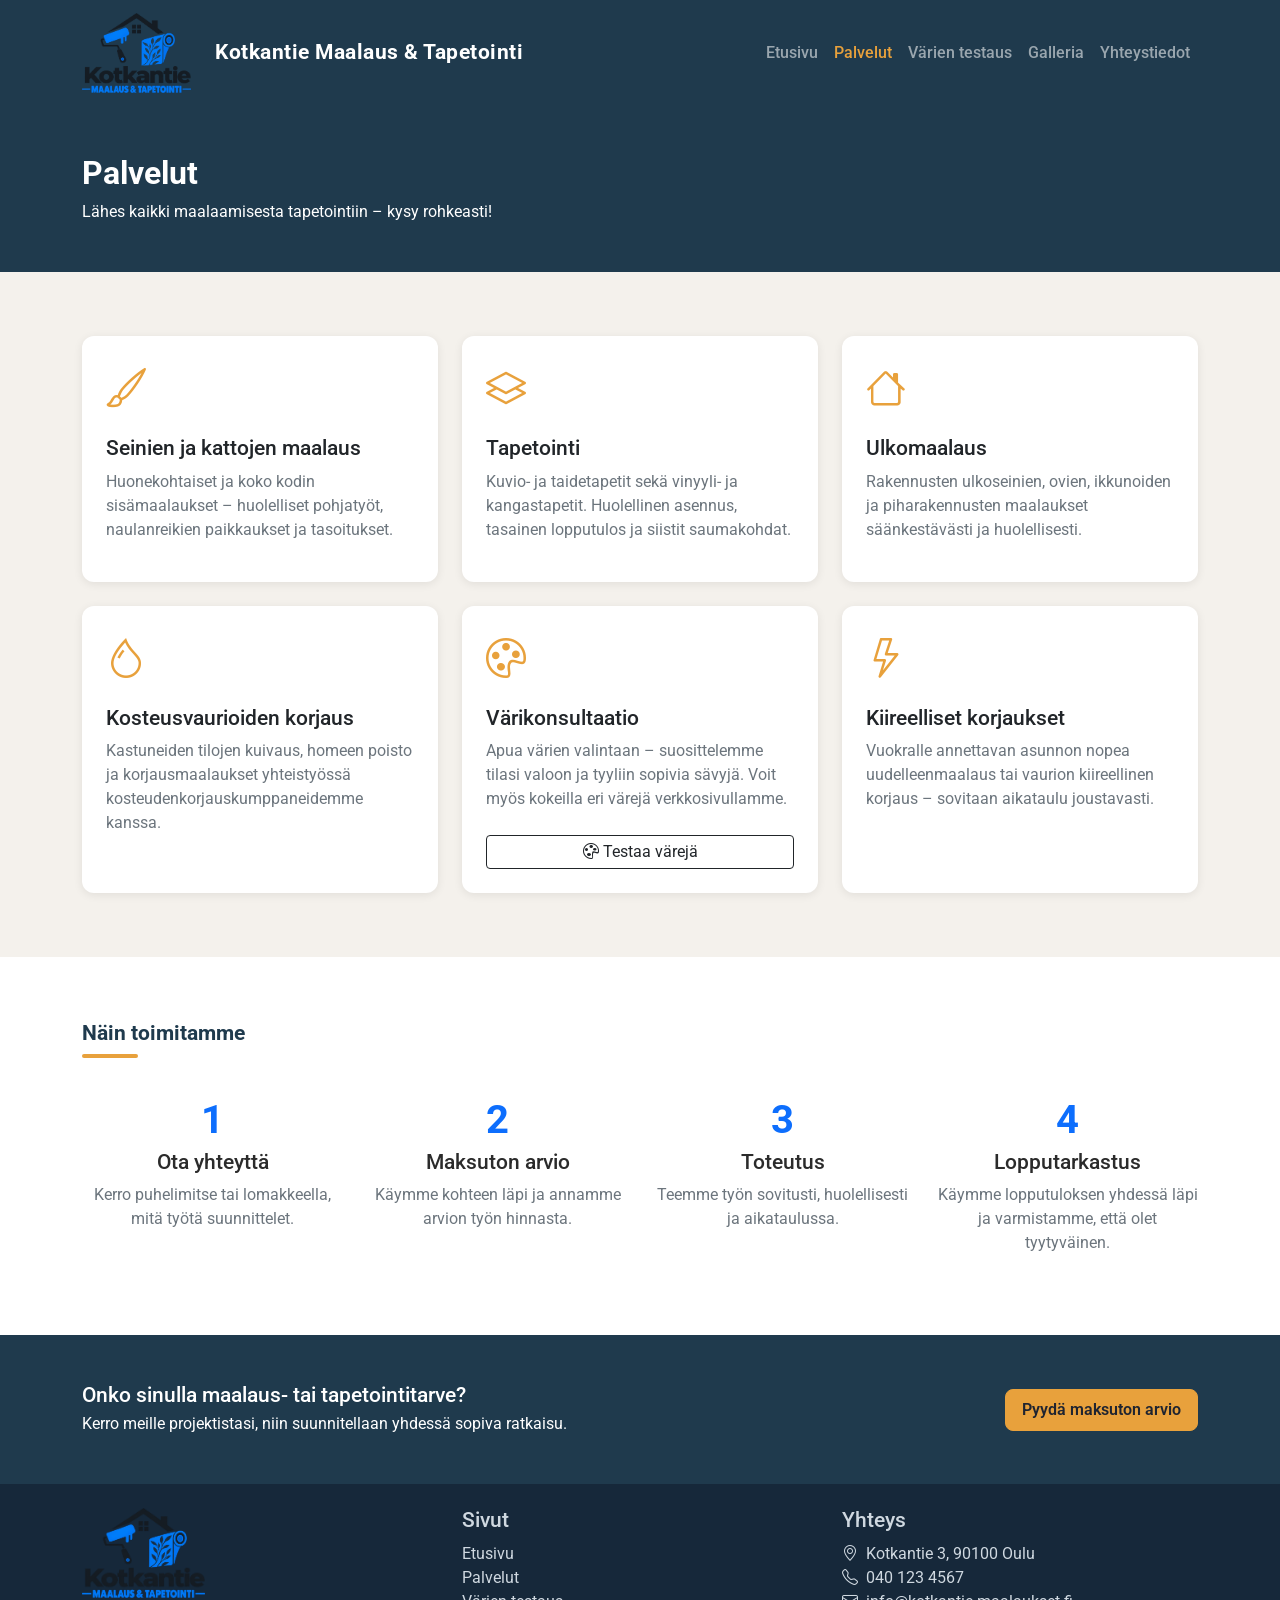
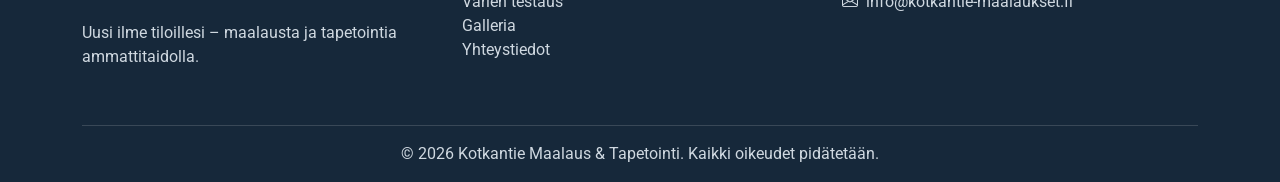
<file: palvelut.html>
<!DOCTYPE html>
<html lang="fi">
<head>
  <meta charset="UTF-8">
  <meta name="viewport" content="width=device-width, initial-scale=1">
  <meta name="description" content="Seinien ja kattojen maalaus, tapetointi, ulkomaalaus, kosteusvaurioiden korjaus ja värikonsultaatio Oulussa. Katso palvelut ja pyydä maksuton arvio.">
  <title>Palvelut | Kotkantie Maalaus &amp; Tapetointi</title>
  <link href="https://cdn.jsdelivr.net/npm/bootstrap@5.3.3/dist/css/bootstrap.min.css" rel="stylesheet">
  <link href="https://cdn.jsdelivr.net/npm/bootstrap-icons@1.11.3/font/bootstrap-icons.min.css" rel="stylesheet">
  <link rel="stylesheet" href="css/styles.css">
  <link rel="icon" href="kuvat/favicon.png">
</head>
<body>

<!-- Ylävalikko -->
<nav class="navbar navbar-expand-lg navbar-dark sticky-top" data-bs-theme="dark">
  <div class="container">
  <a class="navbar-brand d-flex align-items-center" href="index.html">
  <img src="kuvat/logo.png" alt="Kotkantie Maalaus &amp; Tapetointi logo" class="logo-kuva me-4">
  Kotkantie Maalaus &amp; Tapetointi
  </a>
    <button class="navbar-toggler" type="button" data-bs-toggle="collapse" data-bs-target="#paaValikko"
            aria-controls="paaValikko" aria-expanded="false" aria-label="Avaa valikko">
      <span class="navbar-toggler-icon"></span>
    </button>
    <div class="collapse navbar-collapse" id="paaValikko">
      <ul class="navbar-nav ms-auto">
        <li class="nav-item"><a class="nav-link" href="index.html">Etusivu</a></li>
        <li class="nav-item"><a class="nav-link active" aria-current="page" href="palvelut.html">Palvelut</a></li>
        <li class="nav-item"><a class="nav-link" href="varientestaus.html">Värien testaus</a></li>
        <li class="nav-item"><a class="nav-link" href="galleria.html">Galleria</a></li>
        <li class="nav-item"><a class="nav-link" href="yhteystiedot.html">Yhteystiedot</a></li>
      </ul>
    </div>
  </div>
</nav>

<main>
  <!-- Sivun otsikko -->
  <header class="sivun-otsikko">
    <div class="container">
      <h1 class="display-5 fw-bold">Palvelut</h1>
      <p class="mb-0">Lähes kaikki maalaamisesta tapetointiin – kysy rohkeasti!</p>
    </div>
  </header>

  <!-- Palvelukortit -->
  <section class="osio">
    <div class="container">
      <div class="row g-4">
        <div class="col-md-6 col-lg-4">
          <div class="card kortti-palvelu h-100 p-4">
            <i class="bi bi-brush kortti-palvelu-kuvake"></i>
            <h5 class="mt-3">Seinien ja kattojen maalaus</h5>
            <p class="text-secondary">
			Huonekohtaiset ja koko kodin sisämaalaukset – huolelliset pohjatyöt, naulanreikien paikkaukset ja tasoitukset.
            </p>
          </div>
        </div>
        <div class="col-md-6 col-lg-4">
          <div class="card kortti-palvelu h-100 p-4">
            <i class="bi bi-layers kortti-palvelu-kuvake"></i>
            <h5 class="mt-3">Tapetointi</h5>
            <p class="text-secondary">
			Kuvio- ja taidetapetit sekä vinyyli- ja kangastapetit. Huolellinen asennus, tasainen lopputulos ja siistit saumakohdat.
            </p>
          </div>
        </div>
        <div class="col-md-6 col-lg-4">
          <div class="card kortti-palvelu h-100 p-4">
            <i class="bi bi-house kortti-palvelu-kuvake"></i>
            <h5 class="mt-3">Ulkomaalaus</h5>
            <p class="text-secondary">
			Rakennusten ulkoseinien, ovien, ikkunoiden ja piharakennusten maalaukset säänkestävästi ja huolellisesti.
            </p>
          </div>
        </div>
        <div class="col-md-6 col-lg-4">
          <div class="card kortti-palvelu h-100 p-4">
            <i class="bi bi-droplet kortti-palvelu-kuvake"></i>
            <h5 class="mt-3">Kosteusvaurioiden korjaus</h5>
            <p class="text-secondary">
			Kastuneiden tilojen kuivaus, homeen poisto ja korjausmaalaukset yhteistyössä kosteudenkorjauskumppaneidemme kanssa.
            </p>
          </div>
        </div>
        <div class="col-md-6 col-lg-4">
          <div class="card kortti-palvelu h-100 p-4">
            <i class="bi bi-palette kortti-palvelu-kuvake"></i>
            <h5 class="mt-3">Värikonsultaatio</h5>
            <p class="text-secondary">
			Apua värien valintaan – suosittelemme tilasi valoon ja tyyliin sopivia sävyjä. Voit myös kokeilla eri värejä verkkosivullamme.
            </p>
            <a href="varientestaus.html" class="btn btn-outline-dark btn-sm mt-2">
              <i class="bi bi-palette me-1"></i>Testaa värejä
            </a>
          </div>
        </div>
        <div class="col-md-6 col-lg-4">
          <div class="card kortti-palvelu h-100 p-4">
            <i class="bi bi-lightning kortti-palvelu-kuvake"></i>
            <h5 class="mt-3">Kiireelliset korjaukset</h5>
            <p class="text-secondary">
			Vuokralle annettavan asunnon nopea uudelleenmaalaus tai vaurion kiireellinen korjaus – sovitaan aikataulu joustavasti.
            </p>
          </div>
        </div>
      </div>
    </div>
  </section>

<!-- Näin toimitamme -->
<section class="osio" style="background-color:#fff;">
  <div class="container">
    <h2 class="osio-otsikko">Näin toimitamme</h2>
    <div class="row g-4 text-center">
      <div class="col-sm-6 col-lg-3">
        <div class="fs-1 fw-bold text-primary">1</div>
        <h5>Ota yhteyttä</h5>
        <p class="text-secondary small">Kerro puhelimitse tai lomakkeella, mitä työtä suunnittelet.</p>
      </div>
      <div class="col-sm-6 col-lg-3">
        <div class="fs-1 fw-bold text-primary">2</div>
        <h5>Maksuton arvio</h5>
        <p class="text-secondary small">Käymme kohteen läpi ja annamme arvion työn hinnasta.</p>
      </div>
      <div class="col-sm-6 col-lg-3">
        <div class="fs-1 fw-bold text-primary">3</div>
        <h5>Toteutus</h5>
        <p class="text-secondary small">Teemme työn sovitusti, huolellisesti ja aikataulussa.</p>
      </div>
      <div class="col-sm-6 col-lg-3">
        <div class="fs-1 fw-bold text-primary">4</div>
        <h5>Lopputarkastus</h5>
        <p class="text-secondary small">Käymme lopputuloksen yhdessä läpi ja varmistamme, että olet tyytyväinen.</p>
      </div>
    </div>
  </div>
</section>

<!-- Kutsu yhteydenottoon -->
<section class="kutsu-palkki">
  <div class="container d-flex flex-wrap align-items-center justify-content-between gap-3">
    <div>
      <h3 class="mb-1">Onko sinulla maalaus- tai tapetointitarve?</h3>
      <p class="mb-0">Kerro meille projektistasi, niin suunnitellaan yhdessä sopiva ratkaisu.</p>
    </div>
    <a href="yhteystiedot.html" class="btn btn-lg">Pyydä maksuton arvio</a>
  </div>
</section>
</main>

<!-- Alatunniste -->
<footer class="site-footer">
  <div class="container">
    <div class="row py-4">
    <div class="col-md-4 mb-3">
     <a href="index.html" class="d-inline-block mb-3">
        <img src="kuvat/logo.png" alt="Kotkantie Maalaus &amp; Tapetointi" class="logo-footer">
     </a>
      <p class="small">
       Uusi ilme tiloillesi – maalausta ja tapetointia ammattitaidolla.
      </p>
    </div>
      <div class="col-md-4 mb-3">
        <div class="h6">Sivut</div>
        <ul class="list-unstyled small">
          <li><a href="index.html">Etusivu</a></li>
          <li><a href="palvelut.html">Palvelut</a></li>
          <li><a href="varientestaus.html">Värien testaus</a></li>
          <li><a href="galleria.html">Galleria</a></li>
          <li><a href="yhteystiedot.html">Yhteystiedot</a></li>
        </ul>
      </div>
      <div class="col-md-4 mb-3">
        <div class="h6">Yhteys</div>
        <ul class="list-unstyled small">
          <li><i class="bi bi-geo-alt me-2"></i>Kotkantie 3, 90100 Oulu</li>
          <li><i class="bi bi-telephone me-2"></i>040 123 4567</li>
          <li><i class="bi bi-envelope me-2"></i>info@kotkantie-maalaukset.fi</li>
        </ul>
      </div>
    </div>
    <div class="footer-alaosa text-center py-3">
      <span id="vuosi"></span>
    </div>
  </div>
</footer>

<script src="https://code.jquery.com/jquery-3.7.1.min.js"></script>
<script src="https://cdn.jsdelivr.net/npm/bootstrap@5.3.3/dist/js/bootstrap.bundle.min.js"></script>
<script src="js/script.js"></script>
<script src="js/varit.js"></script>
</body>
</html>
</file>
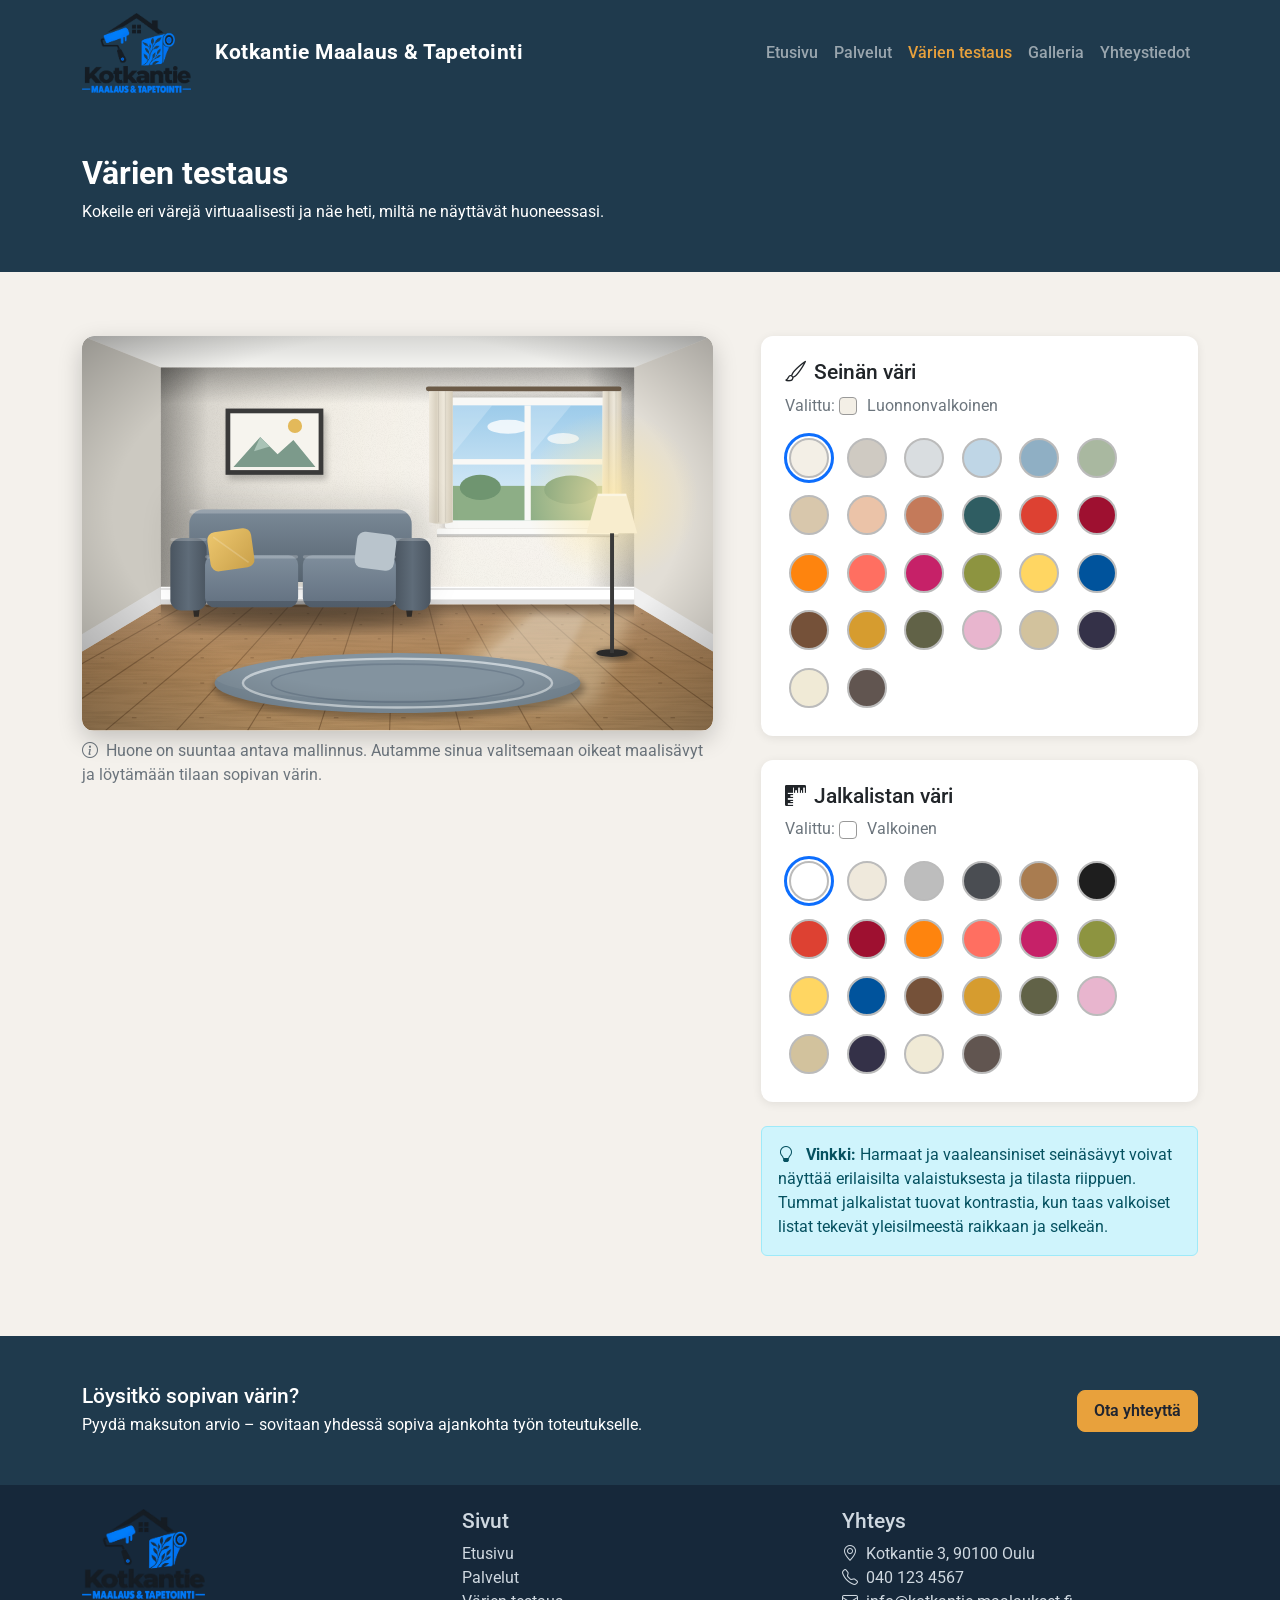
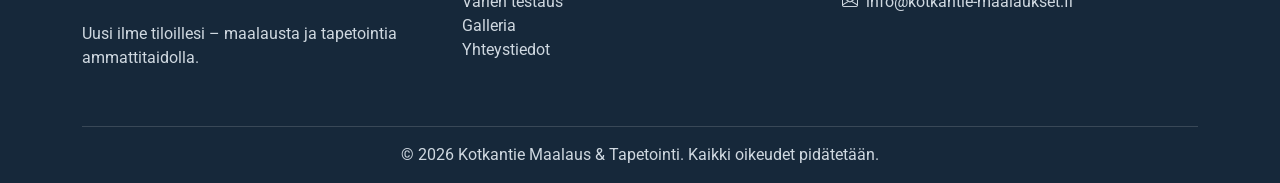
<file: varientestaus.html>
<!DOCTYPE html>
<html lang="fi">
<head>
  <meta charset="UTF-8">
  <meta name="viewport" content="width=device-width, initial-scale=1">
  <meta name="description" content="Kokeile eri seinä- ja jalkalistavärejä virtuaalisessa huoneessa ennen maalausta. Löydä oma sävysi Kotkantie Maalaus &amp; Tapetointi -sivustolla.">
  <title>Värien testaus | Kotkantie Maalaus &amp; Tapetointi</title>
  <link href="https://cdn.jsdelivr.net/npm/bootstrap@5.3.3/dist/css/bootstrap.min.css" rel="stylesheet">
  <link href="https://cdn.jsdelivr.net/npm/bootstrap-icons@1.11.3/font/bootstrap-icons.min.css" rel="stylesheet">
  <link rel="stylesheet" href="css/styles.css">
  <link rel="icon" href="kuvat/favicon.png">
</head>
<body>

<!-- Ylävalikko -->
<nav class="navbar navbar-expand-lg navbar-dark sticky-top" data-bs-theme="dark">
  <div class="container">
  <a class="navbar-brand d-flex align-items-center" href="index.html">
  <img src="kuvat/logo.png" alt="Kotkantie Maalaus &amp; Tapetointi logo" class="logo-kuva me-4">
  Kotkantie Maalaus &amp; Tapetointi
  </a>
    <button class="navbar-toggler" type="button" data-bs-toggle="collapse" data-bs-target="#paaValikko"
            aria-controls="paaValikko" aria-expanded="false" aria-label="Avaa valikko">
      <span class="navbar-toggler-icon"></span>
    </button>
    <div class="collapse navbar-collapse" id="paaValikko">
      <ul class="navbar-nav ms-auto">
        <li class="nav-item"><a class="nav-link" href="index.html">Etusivu</a></li>
        <li class="nav-item"><a class="nav-link" href="palvelut.html">Palvelut</a></li>
        <li class="nav-item"><a class="nav-link active" aria-current="page" href="varientestaus.html">Värien testaus</a></li>
        <li class="nav-item"><a class="nav-link" href="galleria.html">Galleria</a></li>
        <li class="nav-item"><a class="nav-link" href="yhteystiedot.html">Yhteystiedot</a></li>
      </ul>
    </div>
  </div>
</nav>

<main>
  <!-- Sivun otsikko -->
  <header class="sivun-otsikko">
    <div class="container">
      <h1 class="display-5 fw-bold">Värien testaus</h1>
      <p class="mb-0">
      Kokeile eri värejä virtuaalisesti ja näe heti, miltä ne näyttävät huoneessasi.
      </p>
    </div>
  </header>
  <section class="osio">
    <div class="container">
      <div class="row g-5">
        <!-- Huoneen malli -->
        <div class="col-lg-7">
          <div class="huone" id="huone">
            <div class="seina"></div>
            <div class="lattia"></div>
            <div class="jalkalista"></div>
            <div class="ovi"></div>
            <div class="ikkuna"></div>
            <div class="sofa"></div>
          </div>
          <p class="text-secondary small mt-2">
            <i class="bi bi-info-circle me-1"></i>
            Huone on suuntaa antava mallinnus. Autamme sinua valitsemaan oikeat maalisävyt ja löytämään tilaan sopivan värin.
          </p>
        </div>

        <!-- Värien valinta -->
        <div class="col-lg-5">
          <div class="card kortti-palvelu p-4 mb-4">
            <h5><i class="bi bi-brush me-2"></i>Seinän väri</h5>
            <p class="text-secondary small valittu-rivi">
            <span>Valittu:</span>
            <span class="vari-valittu" id="seina-valittu"></span>
            <span class="valittu-teksti"></span>
            </p>
            <div class="nappirivit" id="seinan-nappialue"></div>
          </div>

          <div class="card kortti-palvelu p-4">
            <h5><i class="bi bi-rulers me-2"></i>Jalkalistan väri</h5>
            <p class="text-secondary small valittu-rivi">
            <span>Valittu:</span>
            <span class="vari-valittu" id="jalkalista-valittu"></span>
            <span class="valittu-teksti"></span>
            </p>
            <div class="nappirivit" id="jalkalistan-nappialue"></div>
          </div>

          <div class="alert alert-info mt-4" role="note">
            <i class="bi bi-lightbulb me-2"></i>
            <strong>Vinkki:</strong> Harmaat ja vaaleansiniset seinäsävyt voivat näyttää erilaisilta valaistuksesta ja tilasta riippuen. Tummat jalkalistat tuovat kontrastia, kun taas valkoiset listat tekevät yleisilmeestä raikkaan ja selkeän.
          </div>
        </div>
      </div>
    </div>
  </section>

  <!-- Kutsu yhteydenottoon -->
  <section class="kutsu-palkki">
    <div class="container d-flex flex-wrap align-items-center justify-content-between gap-3">
      <div>
        <h3 class="mb-1">Löysitkö sopivan värin?</h3>
        <p class="mb-0">Pyydä maksuton arvio – sovitaan yhdessä sopiva ajankohta työn toteutukselle.</p>
      </div>
      <a href="yhteystiedot.html" class="btn btn-lg">Ota yhteyttä</a>
    </div>
  </section>
</main>

<!-- Alatunniste -->
<footer class="site-footer">
  <div class="container">
    <div class="row py-4">
    <div class="col-md-4 mb-3">
     <a href="index.html" class="d-inline-block mb-3">
        <img src="kuvat/logo.png" alt="Kotkantie Maalaus &amp; Tapetointi" class="logo-footer">
     </a>
      <p class="small">
       Uusi ilme tiloillesi – maalausta ja tapetointia ammattitaidolla.
      </p>
    </div>
      <div class="col-md-4 mb-3">
        <div class="h6">Sivut</div>
        <ul class="list-unstyled small">
          <li><a href="index.html">Etusivu</a></li>
          <li><a href="palvelut.html">Palvelut</a></li>
          <li><a href="varientestaus.html">Värien testaus</a></li>
          <li><a href="galleria.html">Galleria</a></li>
          <li><a href="yhteystiedot.html">Yhteystiedot</a></li>
        </ul>
      </div>
      <div class="col-md-4 mb-3">
        <div class="h6">Yhteys</div>
        <ul class="list-unstyled small">
          <li><i class="bi bi-geo-alt me-2"></i>Kotkantie 3, 90100 Oulu</li>
          <li><i class="bi bi-telephone me-2"></i>040 123 4567</li>
          <li><i class="bi bi-envelope me-2"></i>info@kotkantie-maalaukset.fi</li>
        </ul>
      </div>
    </div>
    <div class="footer-alaosa text-center py-3">
      <span id="vuosi"></span>
    </div>
  </div>
</footer>

<script src="https://code.jquery.com/jquery-3.7.1.min.js"></script>
<script src="https://cdn.jsdelivr.net/npm/bootstrap@5.3.3/dist/js/bootstrap.bundle.min.js"></script>
<script src="js/script.js"></script>
<script src="js/varit.js"></script>
</body>
</html>
</file>
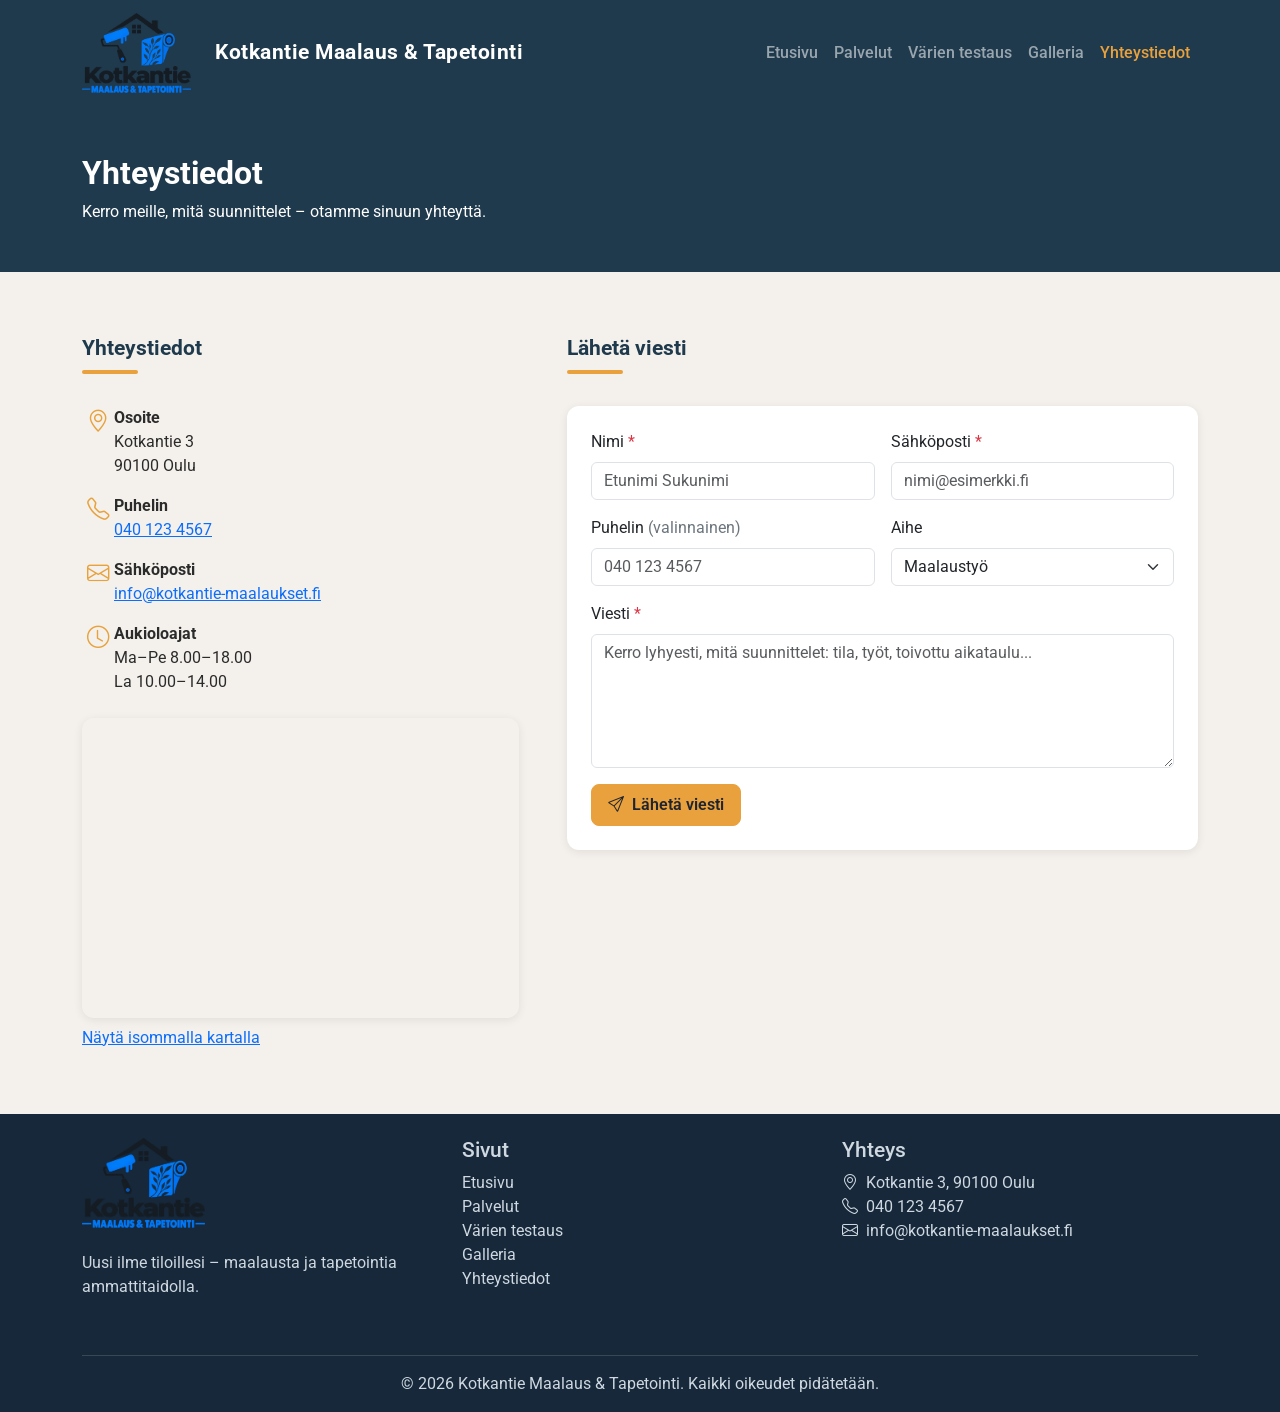
<file: yhteystiedot.html>
<!DOCTYPE html>
<html lang="fi">
<head>
  <meta charset="UTF-8">
  <meta name="viewport" content="width=device-width, initial-scale=1">
  <meta name="description" content="Ota yhteyttä Kotkantie Maalaus &amp; Tapetointiin: osoite, puhelin, sähköposti ja aukioloajat. Pyydä maksuton arvio lomakkeella.">
  <title>Yhteystiedot | Kotkantie Maalaus &amp; Tapetointi</title>
  <link href="https://cdn.jsdelivr.net/npm/bootstrap@5.3.3/dist/css/bootstrap.min.css" rel="stylesheet">
  <link href="https://cdn.jsdelivr.net/npm/bootstrap-icons@1.11.3/font/bootstrap-icons.min.css" rel="stylesheet">
  <link rel="stylesheet" href="css/styles.css">
  <link rel="icon" href="kuvat/favicon.png">
</head>
<body>

<!-- Ylävalikko -->
<nav class="navbar navbar-expand-lg navbar-dark sticky-top" data-bs-theme="dark">
  <div class="container">
  <a class="navbar-brand d-flex align-items-center" href="index.html">
  <img src="kuvat/logo.png" alt="Kotkantie Maalaus &amp; Tapetointi logo" class="logo-kuva me-4">
  Kotkantie Maalaus &amp; Tapetointi
  </a>
    <button class="navbar-toggler" type="button" data-bs-toggle="collapse" data-bs-target="#paaValikko"
            aria-controls="paaValikko" aria-expanded="false" aria-label="Avaa valikko">
      <span class="navbar-toggler-icon"></span>
    </button>
    <div class="collapse navbar-collapse" id="paaValikko">
      <ul class="navbar-nav ms-auto">
        <li class="nav-item"><a class="nav-link" href="index.html">Etusivu</a></li>
        <li class="nav-item"><a class="nav-link" href="palvelut.html">Palvelut</a></li>
        <li class="nav-item"><a class="nav-link" href="varientestaus.html">Värien testaus</a></li>
        <li class="nav-item"><a class="nav-link" href="galleria.html">Galleria</a></li>
        <li class="nav-item"><a class="nav-link active" aria-current="page" href="yhteystiedot.html">Yhteystiedot</a></li>
      </ul>
    </div>
  </div>
</nav>

<main>
  <!-- Sivun otsikko -->
  <header class="sivun-otsikko">
    <div class="container">
      <h1 class="display-5 fw-bold">Yhteystiedot</h1>
      <p class="mb-0">Kerro meille, mitä suunnittelet – otamme sinuun yhteyttä.</p>
    </div>
  </header>
    <section class="osio">
    <div class="container">
      <div class="row g-5">

        <!-- Yhteystiedot ja kartta -->
        <div class="col-lg-5">
          <h2 class="osio-otsikko">Yhteystiedot</h2>
          <ul class="list-unstyled yhteystieto-kohteet fs-5 mb-4">
            <li class="d-flex mb-3">
              <i class="bi bi-geo-alt"></i>
              <div>
                <strong>Osoite</strong><br>
                Kotkantie 3<br>
                90100 Oulu
              </div>
            </li>
            <li class="d-flex mb-3">
              <i class="bi bi-telephone"></i>
              <div>
                <strong>Puhelin</strong><br>
                <a href="tel:+358401234567">040 123 4567</a>
              </div>
            </li>
            <li class="d-flex mb-3">
              <i class="bi bi-envelope"></i>
              <div>
                <strong>Sähköposti</strong><br>
                <a href="mailto:info@kotkantie-maalaukset.fi">info@kotkantie-maalaukset.fi</a>
              </div>
            </li>
            <li class="d-flex mb-3">
              <i class="bi bi-clock"></i>
              <div>
                <strong>Aukioloajat</strong><br>
                Ma–Pe 8.00–18.00<br>
                La 10.00–14.00
              </div>
            </li>
          </ul>
          
          <iframe class="kartta"
                  title="Yrityksen sijainti kartalla"
                  src="https://www.openstreetmap.org/export/embed.html?bbox=25.509202480316166%2C64.99824754835589%2C25.519244670867923%2C65.00133083007141&amp;layer=mapnik&amp;marker=64.999789%2C25.514224"
                  loading="lazy"></iframe>
          <p class="small mt-2 mb-0">
            <a href="https://www.openstreetmap.org/?mlat=64.999789&amp;mlon=25.514224#map=17/64.999789/25.514224" target="_blank" rel="noopener">Näytä isommalla kartalla</a>
          </p>
        </div>

        <!-- Yhteystietolomake -->
        <div class="col-lg-7">
          <h2 class="osio-otsikko">Lähetä viesti</h2>

          <div id="lomake-vahvistus" class="alert alert-success d-none" role="alert">
            <i class="bi bi-check-circle me-2"></i>
            <strong>Kiitos viestistäsi!</strong> Tämä on sivun esittelyversio, joten viestiä ei ole lähetetty eteenpäin.
          </div>

          <form id="yhteystietolomake" class="card kortti-palvelu p-4" novalidate>
            <div class="row g-3">
              <div class="col-md-6">
                <label for="nimi" class="form-label">Nimi <span class="text-danger">*</span></label>
                <input type="text" class="form-control" id="nimi" name="nimi" placeholder="Etunimi Sukunimi" required>
                <div class="invalid-feedback">Kirjoita nimesi (vähintään 2 merkkiä).</div>
              </div>
              <div class="col-md-6">
                <label for="sahkoposti" class="form-label">Sähköposti <span class="text-danger">*</span></label>
                <input type="email" class="form-control" id="sahkoposti" name="sahkoposti" placeholder="nimi@esimerkki.fi" required>
                <div class="invalid-feedback">Kirjoita kelvollinen sähköpostiosoite.</div>
              </div>
              <div class="col-md-6">
                <label for="puhelin" class="form-label">Puhelin <span class="text-secondary small">(valinnainen)</span></label>
                <input type="tel" class="form-control" id="puhelin" name="puhelin" placeholder="040 123 4567">
                <div class="invalid-feedback">Tarkista puhelinnumero (esim. 040 123 4567).</div>
              </div>
              <div class="col-md-6">
                <label for="aihe" class="form-label">Aihe</label>
                <select class="form-select" id="aihe" name="aihe">
                  <option value="Maalaus" selected>Maalaustyö</option>
                  <option value="Tapetointi">Tapetointi</option>
                  <option value="Arvio">Arviopyyntö</option>
                  <option value="Muu">Muu</option>
                </select>
              </div>
              <div class="col-12">
                <label for="viesti" class="form-label">Viesti <span class="text-danger">*</span></label>
                <textarea class="form-control" id="viesti" name="viesti" rows="5"
                          placeholder="Kerro lyhyesti, mitä suunnittelet: tila, työt, toivottu aikataulu..." required></textarea>
                <div class="invalid-feedback">Kerro vähintään 10 merkillä, mistä on kyse.</div>
              </div>
              <div class="col-12">
                <button type="submit" class="btn btn-akcentti btn-lg">
                  <i class="bi bi-send me-2"></i>Lähetä viesti
                </button>
              </div>
            </div>
          </form>
        </div>

      </div>
    </div>
  </section>
</main>

<!-- Alatunniste -->
<footer class="site-footer">
  <div class="container">
    <div class="row py-4">
    <div class="col-md-4 mb-3">
     <a href="index.html" class="d-inline-block mb-3">
        <img src="kuvat/logo.png" alt="Kotkantie Maalaus &amp; Tapetointi" class="logo-footer">
     </a>
      <p class="small">
       Uusi ilme tiloillesi – maalausta ja tapetointia ammattitaidolla.
      </p>
    </div>
      <div class="col-md-4 mb-3">
        <div class="h6">Sivut</div>
        <ul class="list-unstyled small">
          <li><a href="index.html">Etusivu</a></li>
          <li><a href="palvelut.html">Palvelut</a></li>
          <li><a href="varientestaus.html">Värien testaus</a></li>
          <li><a href="galleria.html">Galleria</a></li>
          <li><a href="yhteystiedot.html">Yhteystiedot</a></li>
        </ul>
      </div>
      <div class="col-md-4 mb-3">
        <div class="h6">Yhteys</div>
        <ul class="list-unstyled small">
          <li><i class="bi bi-geo-alt me-2"></i>Kotkantie 3, 90100 Oulu</li>
          <li><i class="bi bi-telephone me-2"></i>040 123 4567</li>
          <li><i class="bi bi-envelope me-2"></i>info@kotkantie-maalaukset.fi</li>
        </ul>
      </div>
    </div>
    <div class="footer-alaosa text-center py-3">
      <span id="vuosi"></span>
    </div>
  </div>
</footer>

<script src="https://code.jquery.com/jquery-3.7.1.min.js"></script>
<script src="https://cdn.jsdelivr.net/npm/bootstrap@5.3.3/dist/js/bootstrap.bundle.min.js"></script>
<script src="js/script.js"></script>
<script src="js/varit.js"></script>
</body>
</html>
</file>
<file: css/styles.css>
/* ============================================================
   Kotkantie Maalaus & Tapetointi
   Omat tyylit Bootstrap 5:n päälle.
   Brändivärit on kerätty muuttujiin

   Graafinen ohjeistus (suositus):
   - Otsikko 1: 20-24 px
   - Otsikko 2 ja muut otsikot: 14-16 px
   - Tekstit: 12 px
   - Fontti: Roboto

   Sivustolla käytössä olevat koot (poikkeavat ohjeistuksesta):
   - Otsikko 1: 32 px
   - Otsikko 2 ja muut otsikot: 21 px
   - Tekstit: 16 px
   - Fontti: Roboto
   ============================================================ */

@import url("https://fonts.googleapis.com/css2?family=Roboto:wght@400;500;700&display=swap");

:root {
  /* Brändivärit (väliaikaiset – vaihdetaan asiakkaan värien tultua) */
  --vp-tumma: #1f3a4d;        /* syvä merensininen */
  --vp-akcentti: #e8a13c;     /* lämpin oranssi */
  --vp-vaalea: #f4f1ec;       /* kermanvalkoinen */
  --vp-teksti: #2b2b2b;
  --vp-harmaa: #6c757d;

  /* Typografia (käytössä olevat koot, ks. ohjeistus ylhäällä) */
  --fontti-perus: "Roboto", sans-serif;
  --koko-h1: 32px;            /* ohjeistus: 20-24 px */
  --koko-otsikko: 21px;       /* ohjeistus: 14-16 px */
  --koko-teksti: 16px;        /* ohjeistus: 12 px */

  /* Bootstrapin omat muuttujat samoiksi kuin omat muuttujat */
  --bs-body-font-family: var(--fontti-perus);
  --bs-body-font-size: var(--koko-teksti);
}

/* ---------- Typografia ---------- */
body {
  font-family: var(--fontti-perus);
  font-size: var(--koko-teksti);
  color: var(--vp-teksti);
  background-color: var(--vp-vaalea);
  display: flex;
  flex-direction: column;
  min-height: 100vh;
}

h1, .h1,
.display-1, .display-2, .display-3,
.display-4, .display-5, .display-6 {
  font-size: var(--koko-h1);
}

h2, h3, h4, h5, h6,
.h2, .h3, .h4, .h5, .h6 {
  font-size: var(--koko-otsikko);
}

/* Bootstrapin tekstiluokat ja komponentit tekstikokoon (16 px) */
p, li, td, th, label, small, .small,
.lead,
.card-text,
.nav-link,
.dropdown-item,
.btn,
.form-control,
.form-select,
.form-label,
.form-text,
.badge,
.breadcrumb {
  font-size: var(--koko-teksti);
}

/* Logo/brändi on otsikkotason elementti */
.navbar-brand {
  font-size: var(--koko-otsikko);
}

/* ---------- Ylävalikko ---------- */
.navbar {
  background-color: var(--vp-tumma) !important;
}

.navbar-brand {
  font-weight: 700;
  letter-spacing: 0.5px;
}

.navbar .nav-link {
  font-weight: 500;
  position: relative;
}

.navbar .nav-link.active {
  color: var(--vp-akcentti) !important;
}

/* ---------- Kuvakelehditys (hero) ---------- */
.kuva-alku {
  background: linear-gradient(135deg, var(--vp-tumma) 0%, #2d5470 100%);
  color: #fff;
  padding: 6rem 0 5rem;
}

.kuva-alku h1 {
  font-weight: 700;
}

.kuva-alku .lead {
  max-width: 640px;
  font-size: var(--koko-teksti);
}

.btn-akcentti {
  background-color: var(--vp-akcentti);
  border-color: var(--vp-akcentti);
  color: #1f2430;
  font-weight: 600;
}

.btn-akcentti:hover {
  background-color: #d18c29;
  border-color: #d18c29;
  color: #fff;
}

.btn-laakeri {
  border: 2px solid #fff;
  color: #fff;
  font-weight: 600;
}

.btn-laakeri:hover {
  background-color: #fff;
  color: var(--vp-tumma);
}

/* ---------- Yleiset osiot ---------- */
.osio {
  padding: 4rem 0;
}

.osio-otsikko {
  font-weight: 700;
  color: var(--vp-tumma);
  margin-bottom: 2rem;
}

.osio-otsikko::after {
  content: "";
  display: block;
  width: 56px;
  height: 4px;
  margin-top: 0.5rem;
  background-color: var(--vp-akcentti);
  border-radius: 2px;
}

/* Sivun otsikkopalkki pienemmille sivuille */
.sivun-otsikko {
  background-color: var(--vp-tumma);
  color: #fff;
  padding: 3rem 0;
}

/* ---------- Kortit ---------- */
.kortti-palvelu {
  border: none;
  border-radius: 0.75rem;
  box-shadow: 0 2px 10px rgba(0, 0, 0, 0.08);
  transition: transform 0.2s ease, box-shadow 0.2s ease;
}

.kortti-palvelu:hover {
  transform: translateY(-6px);
  box-shadow: 0 10px 24px rgba(0, 0, 0, 0.15);
}

/* Kuvakkeet eivät ole tekstiä, joten niiden koko saa poiketa */
.kortti-palvelu-kuvake {
  font-size: 2.5rem;
  color: var(--vp-akcentti);
}

/* ---------- Värien testaus: huone ---------- */
/* Huoneen kuva ja värit piirretään varit.js-tiedostossa (SVG) */
.huone {
  position: relative;
  width: 100%;
  aspect-ratio: 4 / 3;
  overflow: hidden;
  border-radius: 0.75rem;
  box-shadow: 0 8px 24px rgba(0, 0, 0, 0.2);
}

/* ---------- Värien testaus: napit ---------- */
.nappirivit {
  display: flex;
  flex-wrap: wrap;
  gap: 0.6rem;
}

.vari-valittu {
  display: inline-block;
  width: 1rem;
  height: 1rem;
  border-radius: 0.25rem;
  vertical-align: -0.2rem;
  margin-right: 6px;
  border: 1px solid rgba(0, 0, 0, 0.2);
}

.vari-nappi:focus,
.vari-nappi:focus-visible {
  outline: none;
  box-shadow: none;
}

.vari-nappi.valittu,
.vari-nappi.valittu:focus {
  outline: 3px solid #0d6efd;
  outline-offset: 2px;
}

/* ---------- Galleria ---------- */
.galleria-tuote {
  border: none;
  border-radius: 0.75rem;
  overflow: hidden;
  background: #fff;
  box-shadow: 0 2px 10px rgba(0, 0, 0, 0.08);
  transition: transform 0.2s ease, box-shadow 0.2s ease;
}

.galleria-tuote:hover {
  transform: translateY(-6px);
  box-shadow: 0 10px 24px rgba(0, 0, 0, 0.15);
}

.galleria-tuote img {
  width: 100%;
  aspect-ratio: 4 / 3;
  object-fit: cover;
  display: block;
}

.galleria-tuote .kuvaus {
  padding: 0.75rem 1rem;
}

.galleria-tuote .luokka {
  font-size: var(--koko-teksti);
  color: var(--vp-harmaa);
  text-transform: uppercase;
  letter-spacing: 1px;
}

/* Galleria: klikattava kuva ja suurennusikkuna */
.galleria-lista .galleria-tuote img {
  cursor: zoom-in;
}

.galleria-lista .galleria-tuote img:focus-visible {
  outline: 3px solid var(--vp-akcentti);
  outline-offset: -3px;
}

/* Suurennusikkuna: harmaasta liukuvärillä valkoiseen */
.kuva-modal {
  background: linear-gradient(180deg, #c3ccd3 0%, #e4e9ec 50%, #ffffff 100%);
}

.kuva-modal .modal-header {
  background: transparent;
  border-bottom-color: rgba(0, 0, 0, 0.08);
}

.kuva-modal .modal-body {
  padding: 0.75rem;
}

.kuva-modal img {
  max-width: 100%;
  max-height: 75vh;
  width: auto;
  height: auto;
  object-fit: contain;
  border-radius: 0.5rem;
  box-shadow: 0 8px 24px rgba(0, 0, 0, 0.25);
}

/* ---------- Yhteystiedot ---------- */
/* Kuvakkeet eivät ole tekstiä, joten niiden koko saa poiketa */
.yhteystieto-kohteet .bi {
  font-size: 1.4rem;
  color: var(--vp-akcentti);
  width: 2rem;
  text-align: center;
}

.kartta {
  display: block;
  width: 100%;
  height: 300px;
  border: 0;
  border-radius: 0.75rem;
  box-shadow: 0 2px 10px rgba(0, 0, 0, 0.08);
}

/* ---------- Kutsu-toimintaan -palkki ---------- */
.kutsu-palkki {
  background-color: var(--vp-tumma);
  color: #fff;
  padding: 3rem 0;
}

.kutsu-palkki .btn {
  background-color: var(--vp-akcentti);
  border-color: var(--vp-akcentti);
  color: #1f2430;
  font-weight: 600;
}

.kutsu-palkki .btn:hover {
  background-color: #d18c29;
  color: #fff;
}

/* ---------- Alatunniste ---------- */
.site-footer {
  background-color: #16283a;
  color: #cfd8e0;
  margin-top: auto;
}

.site-footer a {
  color: #cfd8e0;
  text-decoration: none;
}

.site-footer a:hover {
  color: var(--vp-akcentti);
}

.footer-alaosa {
  border-top: 1px solid rgba(255, 255, 255, 0.15);
  font-size: var(--koko-teksti);
}

main {
  flex: 1 0 auto;
}

.logo-kuva {
  height: 80px;
  width: auto;
  margin-right: 1.5rem;
}

/* Pienemmillä näytöillä hieman pienempi, ettei sivu hajoa */
@media (max-width: 575.98px) {
  .logo-kuva {
    height: 40px;
  }
}

.logo-footer {
  height: 90px;
  width: auto;
  display: block;
}
</file>
